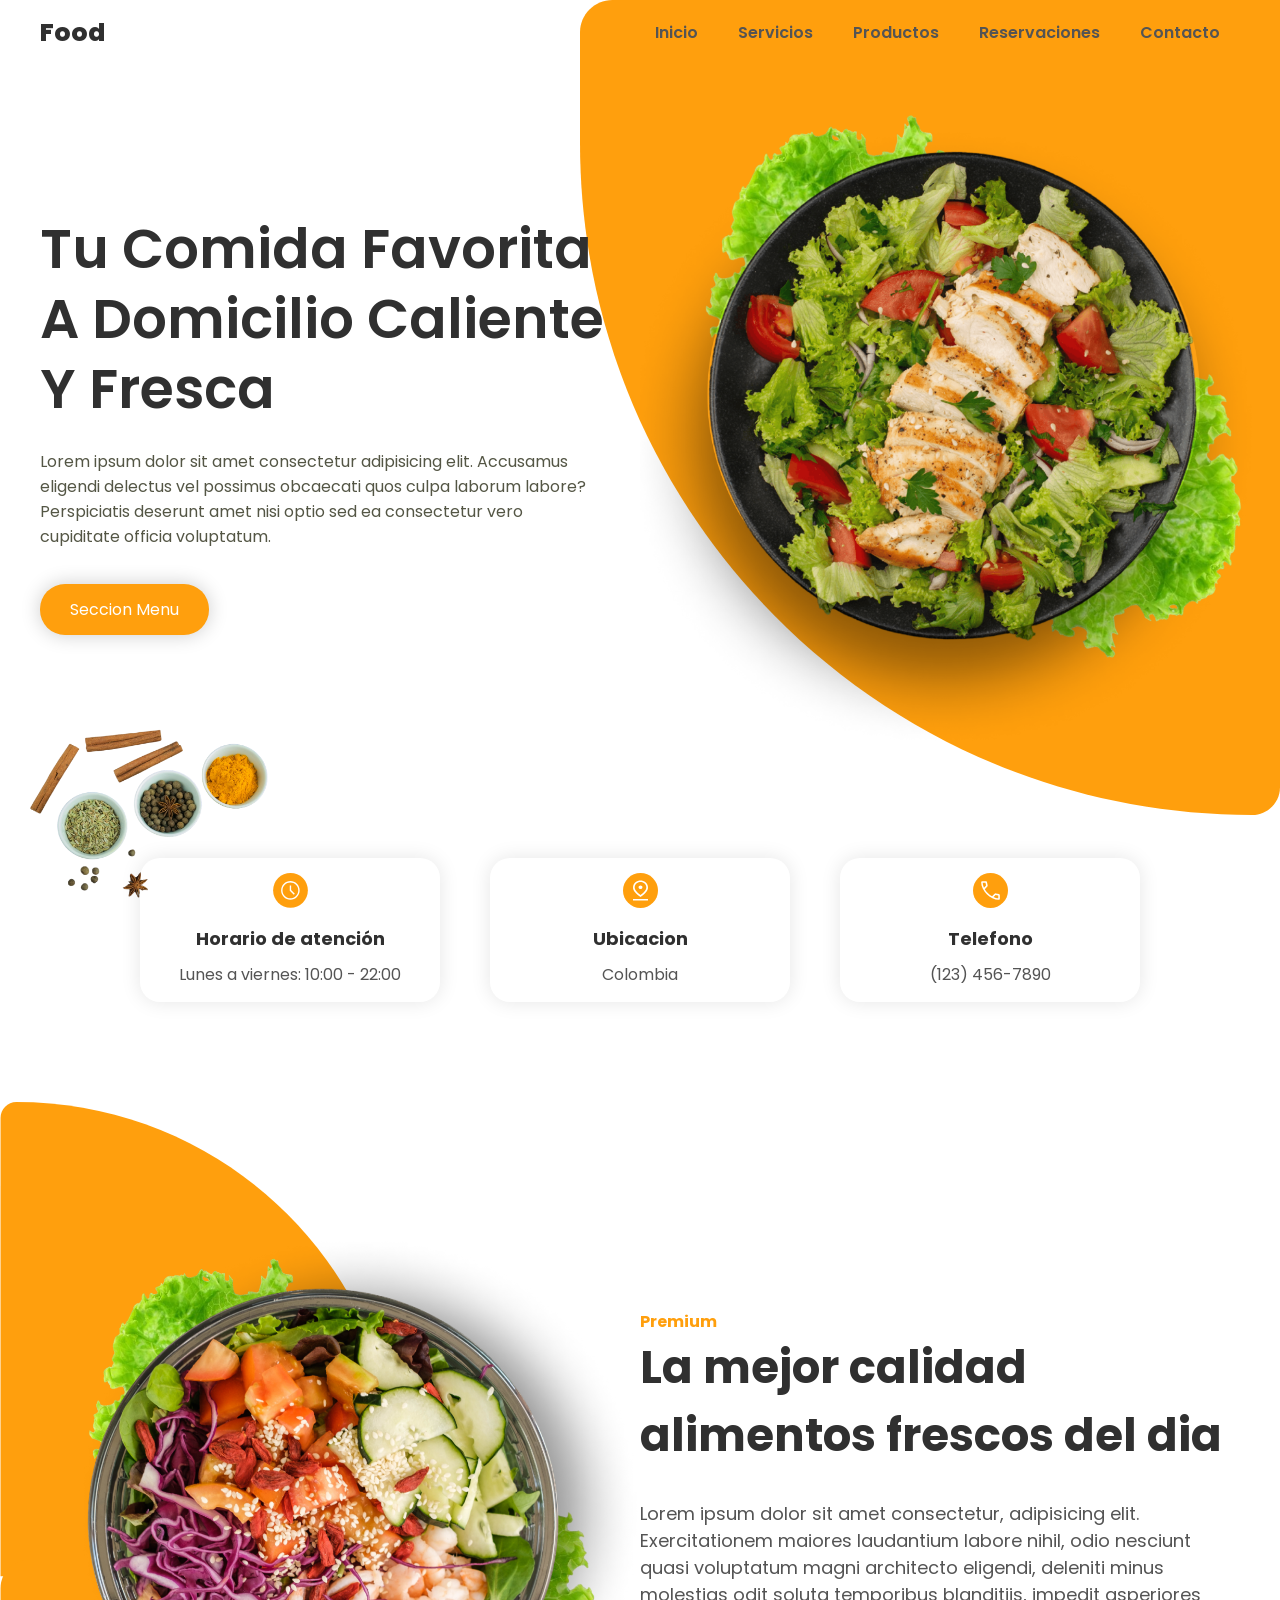
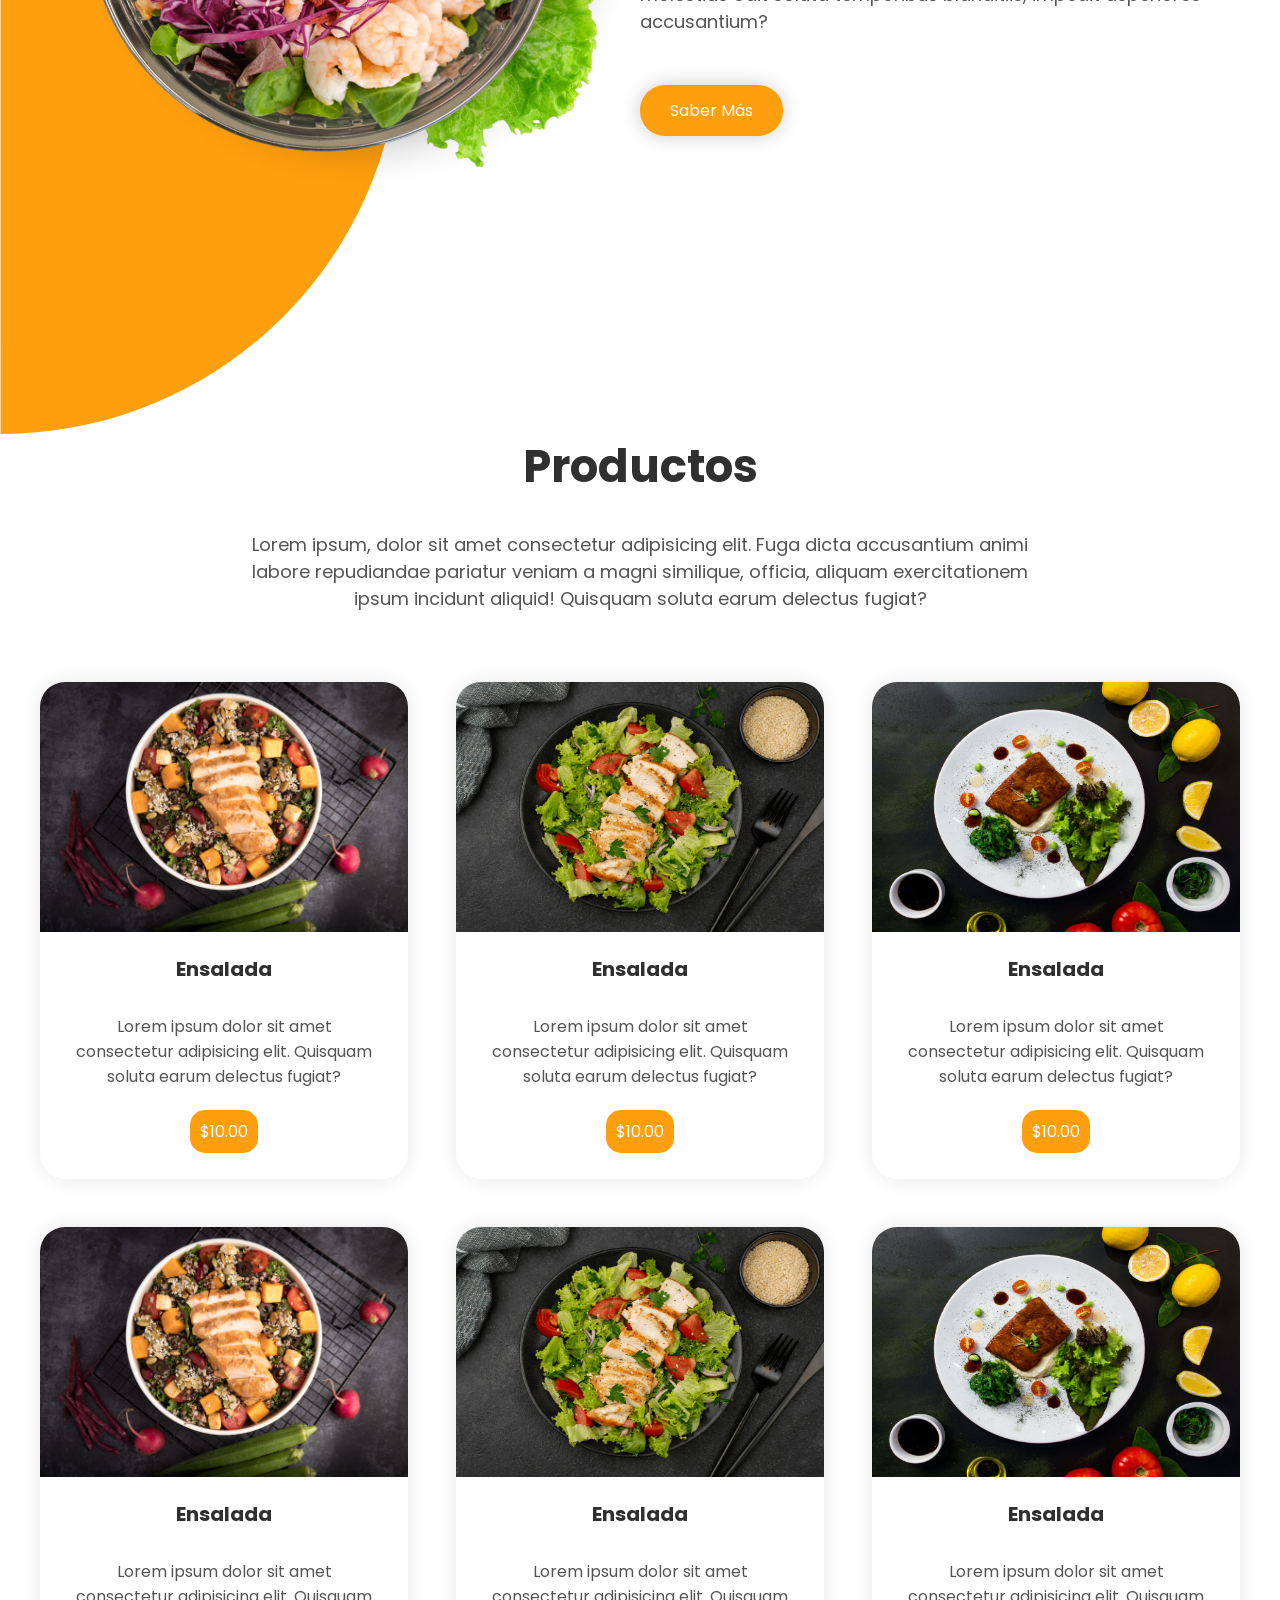
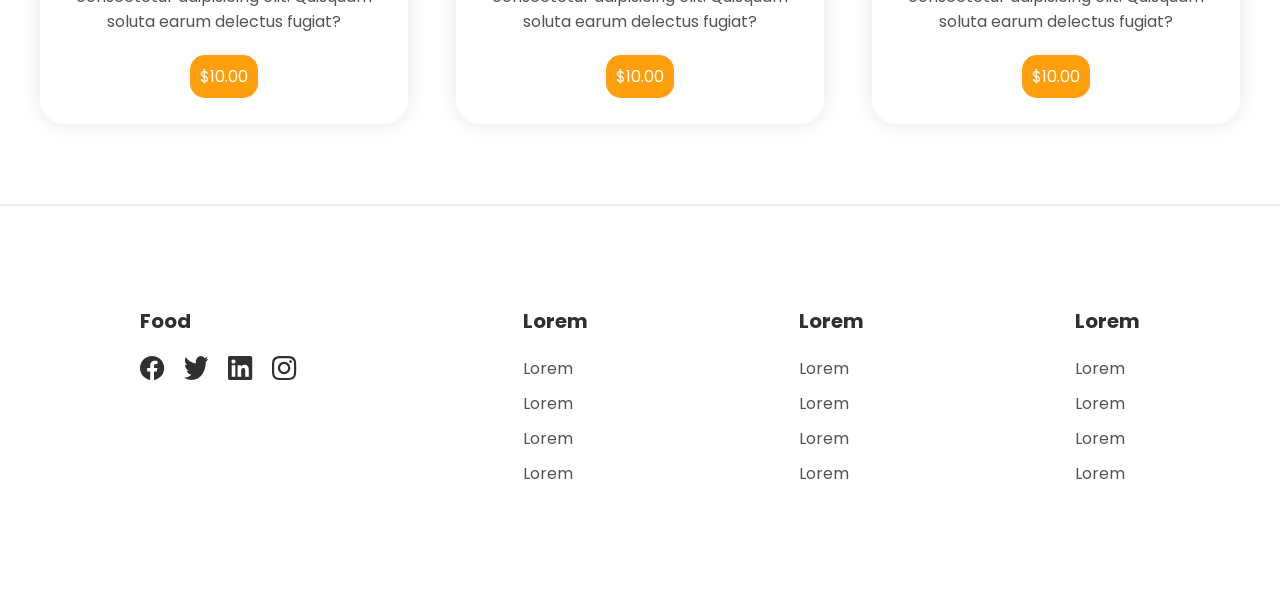
<file: pagina-web/index.html>
<!doctype html>
<html lang="es">
    <head>
        <meta charset="UTF-8">
        <meta name="viewport" content="width=device-width, initial-scale=1.0">
        <title>Mariana Piedrahita</title>
		<link rel="icon" type="image/svg" href="images/gps.svg">
        <link rel="stylesheet" href="style.css">
    </head>

    <body>
        <header class="header">

            <img class="bg" src="images/bg.svg" alt="">
            <img class="esp" src="images/especies.png" alt="">

            <div class="menu container">
                <a href="#" class="logo">Food</a>
                <input type="checkbox" id="menu">
                <label for="menu"><img src="images/menu.png" class="menu-icono" alt=""></label>
                <nav class="navbar">
                    <ul>
                        <li><a href="#">Inicio</a></li>
                        <li><a href="#">Servicios</a></li>
                        <li><a href="#">Productos</a></li>
                        <li><a href="#">Reservaciones</a></li>
                        <li><a href="#">Contacto</a></li>
                    </ul>
                </nav>
            </div>

            <div class="header-content container">
                <div class="header-info">
                    <div class="header-text">
                        <h1>Tu comida favorita a domicilio caliente y fresca</h1>
                        <p>
                            Lorem ipsum dolor sit amet consectetur adipisicing elit. Accusamus
                            eligendi delectus vel possimus obcaecati quos culpa laborum
                            labore? Perspiciatis deserunt amet nisi optio sed ea consectetur
                            vero cupiditate officia voluptatum.
                        </p>
                        <a href="#" class="btn-1">Seccion menu</a>
                    </div>
                    <div class="header-img">
                        <img src="images/ensalada-1.png" alt="">
                    </div>
                </div>
            </div>
        </header>
        <section class="info container">
            <div class="info-1">
                <img src="images/time.svg" alt="">
                <h3>Horario de atención</h3>
                <p>Lunes a viernes: 10:00 - 22:00</p>
            </div>

            <div class="info-1">
                <img src="images/gps.svg" alt="">
                <h3>Ubicacion</h3>
                <p>Colombia</p>
            </div>

            <div class="info-1">
                <img src="images/phone.svg" alt="">
                <h3>Telefono</h3>
                <p>(123) 456-7890</p>
            </div>

        </section>

        <section class="nosotros">

            <img class="bg-2" src="images/bg-2.svg" alt="">

            <div class="nosotros-info container">

                <div class="nosotros-img">
                    <img src="images/ensalada-2.png" alt="">
                </div>
                <div class="nosotros-txt">
                    <span>Premium</span>
                    <h2>La mejor calidad alimentos frescos del dia</h2>
                    <p>
                        Lorem ipsum dolor sit amet consectetur, adipisicing elit.
                        Exercitationem maiores laudantium labore nihil, odio nesciunt quasi
                        voluptatum magni architecto eligendi, deleniti minus molestias odit
                        soluta temporibus blanditiis, impedit asperiores accusantium?
                    </p>
                    <a href="#" class="btn-1">Saber Más</a>
                </div>
            </div>

        </section>

        <main class="products container">

            <h2>Productos</h2>
            <p>
                Lorem ipsum, dolor sit amet consectetur adipisicing elit. Fuga dicta
                accusantium animi labore repudiandae pariatur veniam a magni similique,
                officia, aliquam exercitationem ipsum incidunt aliquid! Quisquam soluta
                earum delectus fugiat?
            </p>

            <div class="product-info">

                <div class="product">

                    <img src="images/pr1.jpg" alt="">
                    <h3>Ensalada</h3>
                    <p>
                        Lorem ipsum dolor sit amet consectetur adipisicing elit. Quisquam
                        soluta earum delectus fugiat?
                    </p>
                    <span>$10.00</span>

                </div>

                <div class="product">
                    <img src="images/pr2.jpg" alt="">
                    <h3>Ensalada</h3>
                    <p>
                        Lorem ipsum dolor sit amet consectetur adipisicing elit. Quisquam
                        soluta earum delectus fugiat?
                    </p>
                    <span>$10.00</span>

                </div>

                <div class="product">
                    <img src="images/pr3.jpg" alt="">
                    <h3>Ensalada</h3>
                    <p>
                        Lorem ipsum dolor sit amet consectetur adipisicing elit. Quisquam
                        soluta earum delectus fugiat?
                    </p>
                    <span>$10.00</span>

                </div>

                <div class="product">
                    <img src="images/pr1.jpg" alt="">
                    <h3>Ensalada</h3>
                    <p>
                        Lorem ipsum dolor sit amet consectetur adipisicing elit. Quisquam
                        soluta earum delectus fugiat?
                    </p>
                    <span>$10.00</span>

                </div>

                <div class="product">
                    <img src="images/pr2.jpg" alt="">
                    <h3>Ensalada</h3>
                    <p>
                        Lorem ipsum dolor sit amet consectetur adipisicing elit. Quisquam
                        soluta earum delectus fugiat?
                    </p>
                    <span>$10.00</span>

                </div>

                <div class="product">
                    <img src="images/pr3.jpg" alt="">
                    <h3>Ensalada</h3>
                    <p>
                        Lorem ipsum dolor sit amet consectetur adipisicing elit. Quisquam
                        soluta earum delectus fugiat?
                    </p>
                    <span>$10.00</span>

                </div>

            </div>
        </main>

        <hr>

        <footer class="footer container">

            <div class="footer-links">

                <div class="link">

                    <h3>Food</h3>
                    <div class="socials">
                            <img src="images/s1.svg" alt="">
                            <img src="images/s2.svg" alt="">
                            <img src="images/s3.svg" alt="">
                            <img src="images/s4.svg" alt="">

                    </div>
                    
                </div>

                <div class="link">
                    <h3>Lorem</h3>
                    <ul>
                        <li><a href="#">Lorem</a></li>
                        <li><a href="#">Lorem</a></li>
                        <li><a href="#">Lorem</a></li>
                        <li><a href="#">Lorem</a></li>
					</ul>	
                </div>

                <div class="link">
                    <h3>Lorem</h3>
                    <ul>
                        <li><a href="#">Lorem</a></li>
                        <li><a href="#">Lorem</a></li>
                        <li><a href="#">Lorem</a></li>
                        <li><a href="#">Lorem</a></li>
					</ul>	
                </div>

                <div class="link">
                    <h3>Lorem</h3>
                    <ul>
                        <li><a href="#">Lorem</a></li>
                        <li><a href="#">Lorem</a></li>
                        <li><a href="#">Lorem</a></li>
                        <li><a href="#">Lorem</a></li>
					</ul>	
                </div>

            </div> 
        </footer>       
  </body>
</html>
</file>
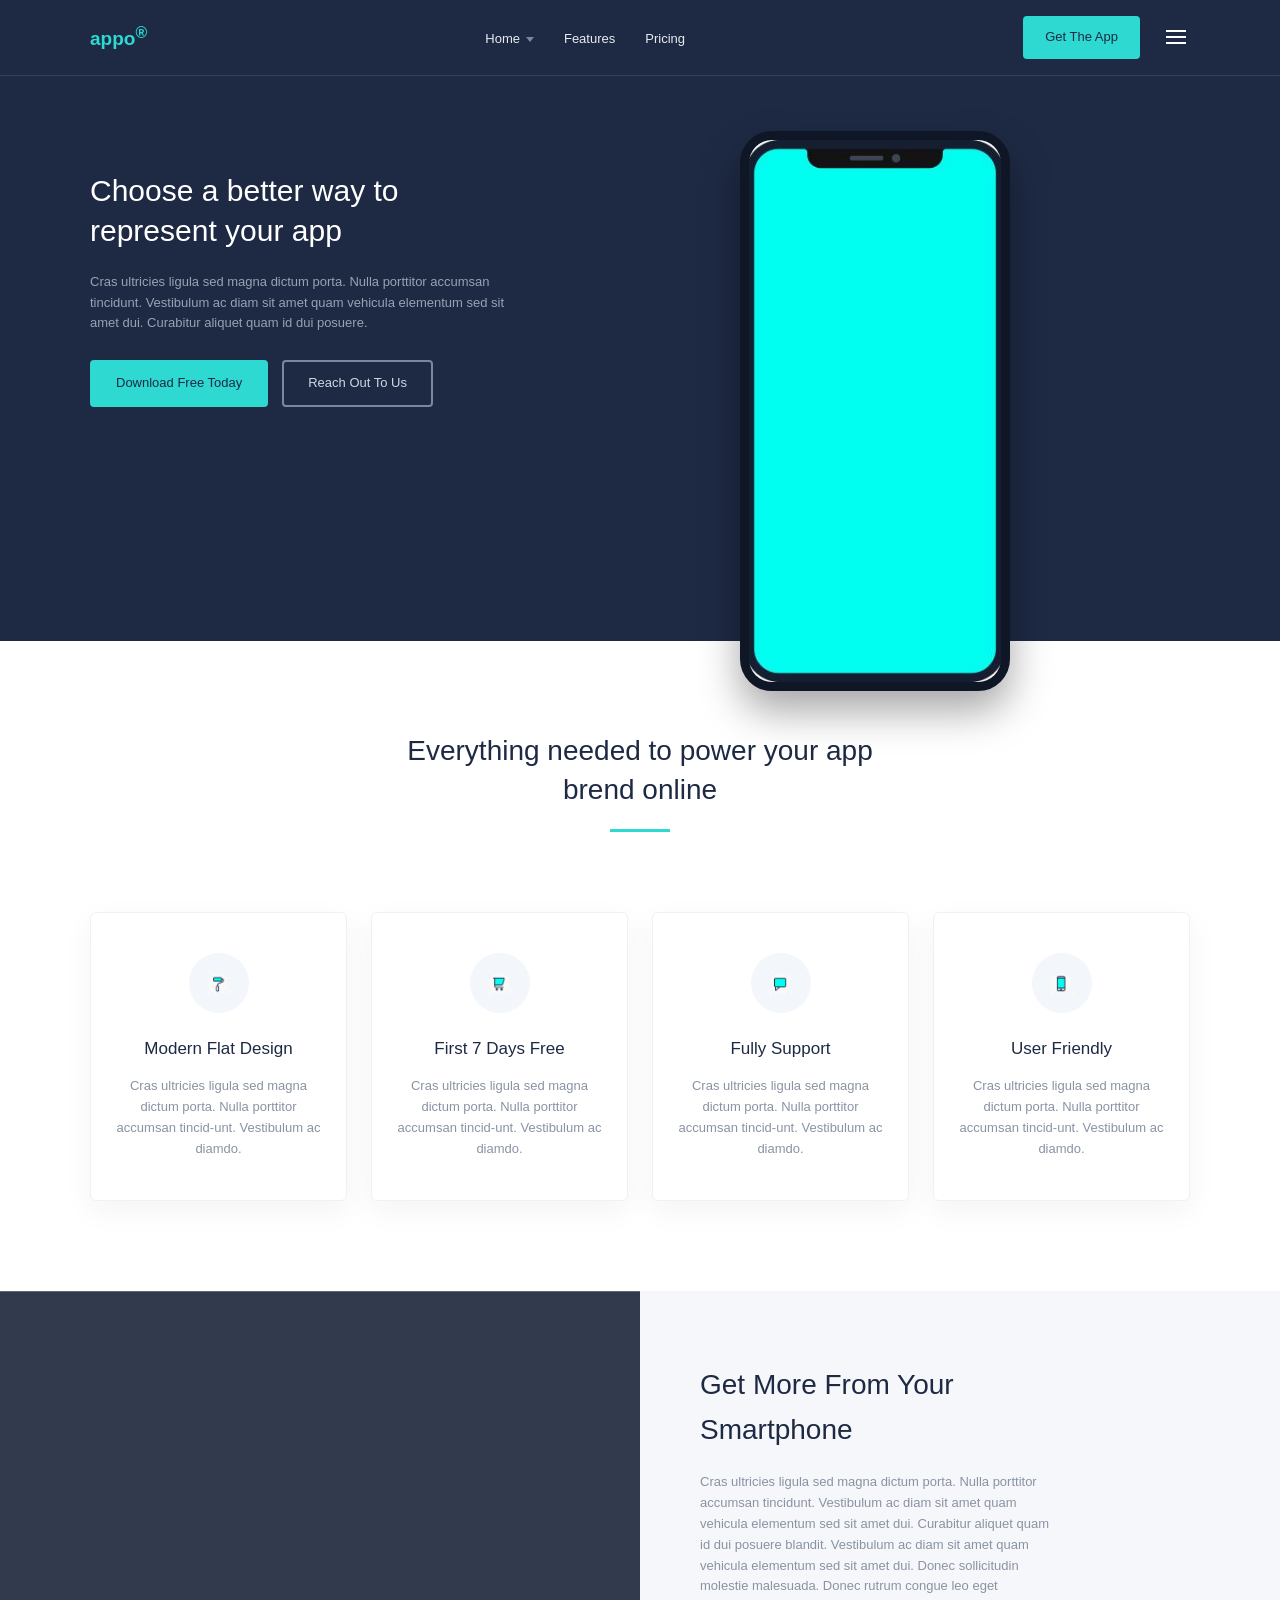
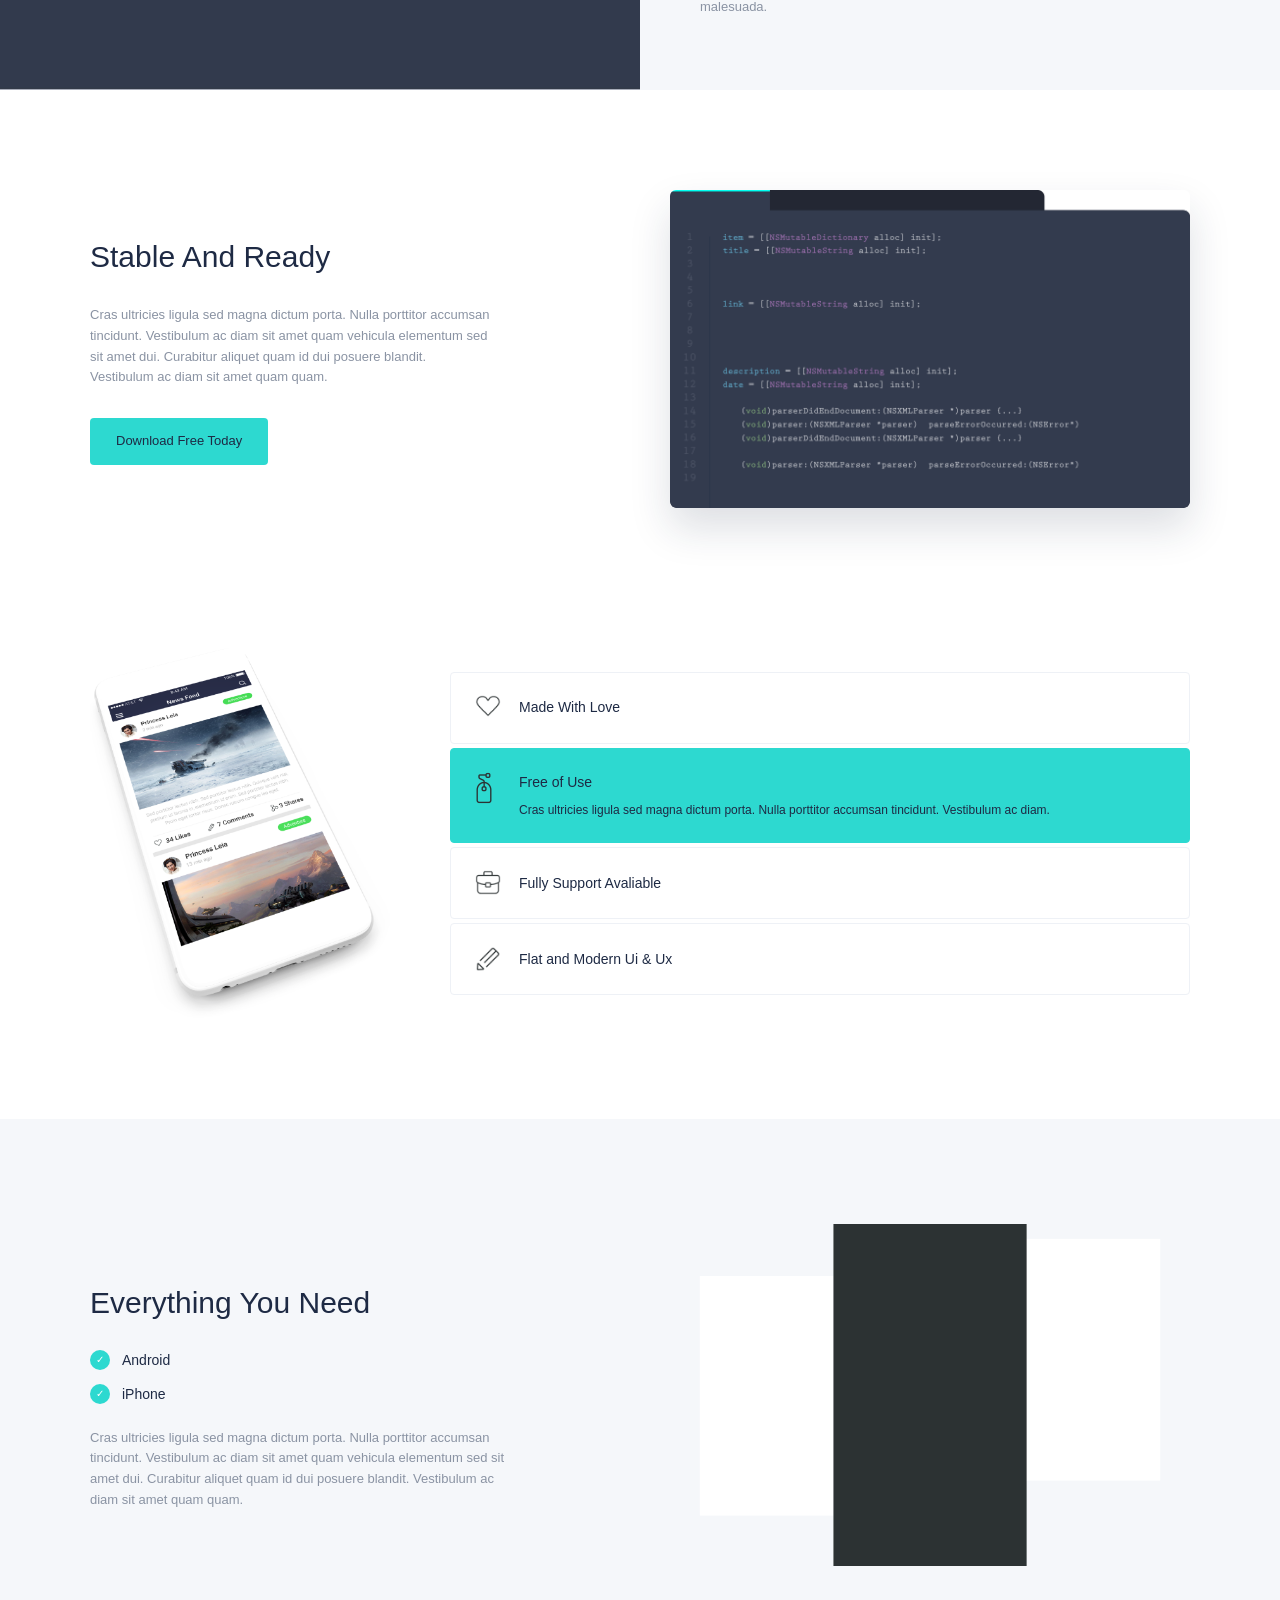
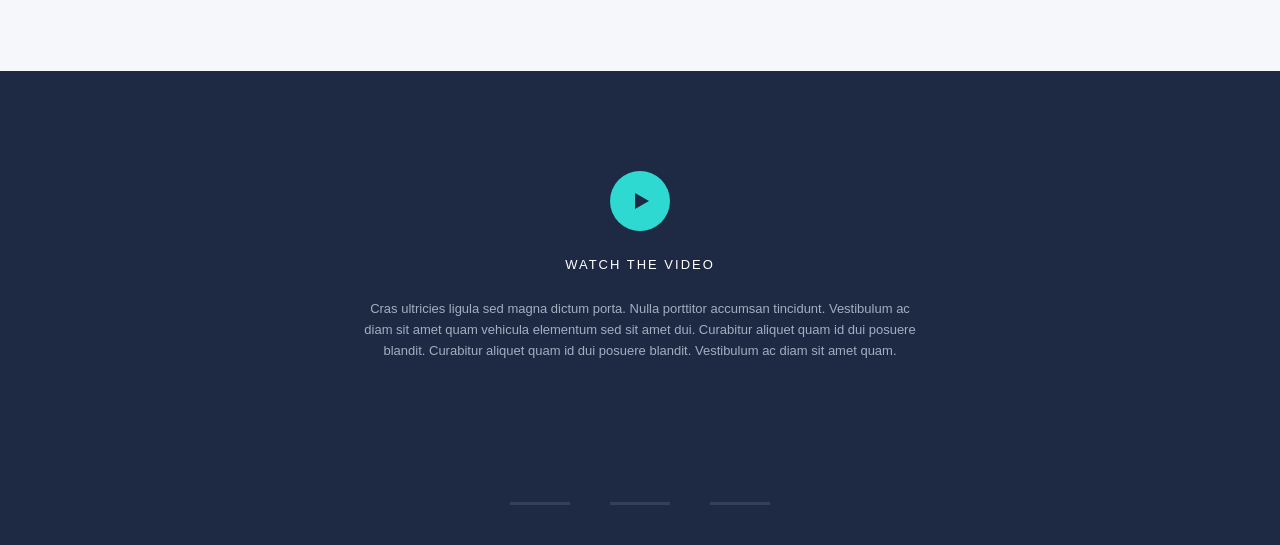
<file: parte-2/index.html>
<!DOCTYPE html>
<html lang="en">
<head>
<meta charset="UTF-8">
<meta name="viewport" content="width=device-width, initial-scale=1.0">
<title>Appo - Choose a better way to represent your app</title>
<link rel="stylesheet" href="style.css">
</head>
<body>

  <!-- HEADER -->
  <header class="header">
    <div class="container header__inner">
      <div class="logo">appo<sup>&reg;</sup></div>
      <nav class="nav">
        <ul class="nav__list">
          <li class="has-caret"><a href="#">Home <span class="caret"></span></a></li>
          <li><a href="#">Features</a></li>
          <li><a href="#">Pricing</a></li>
        </ul>
      </nav>
      <div class="header__actions">
        <a href="#" class="btn btn--primary">Get The App</a>
        <button class="menu-toggle" aria-label="Open menu">
          <span></span><span></span><span></span>
        </button>
      </div>
    </div>
  </header>

  <!-- HERO -->
  <section class="hero">
    <div class="container hero__inner">
      <div class="hero__text">
        <h1>Choose a better way to represent your app</h1>
        <p>Cras ultricies ligula sed magna dictum porta. Nulla porttitor accumsan tincidunt. Vestibulum ac diam sit amet quam vehicula elementum sed sit amet dui. Curabitur aliquet quam id dui posuere.</p>
        <div class="hero__buttons">
          <a href="#" class="btn btn--primary">Download Free Today</a>
          <a href="#" class="btn btn--outline">Reach Out To Us</a>
        </div>
      </div>
      <div class="hero__image">
        <div class="phone-mockup">
          <img src="imagenes/hero-phone-screen.jpg" alt="App screen preview">
        </div>
      </div>
    </div>
  </section>

  <!-- FEATURES INTRO -->
  <section class="features-intro">
    <div class="container">
      <h2>Everything needed to power your app brend online</h2>
      <span class="divider"></span>
    </div>
  </section>

  <!-- FEATURES GRID -->
  <section class="features">
    <div class="container features__grid">
      <div class="feature-card">
        <div class="feature-card__icon">
          <img src="imagenes/icon-design.png" alt="Modern Flat Design icon">
        </div>
        <h3>Modern Flat Design</h3>
        <p>Cras ultricies ligula sed magna dictum porta. Nulla porttitor accumsan tincid-unt. Vestibulum ac diamdo.</p>
      </div>
      <div class="feature-card">
        <div class="feature-card__icon">
          <img src="imagenes/icon-free.png" alt="First 7 Days Free icon">
        </div>
        <h3>First 7 Days Free</h3>
        <p>Cras ultricies ligula sed magna dictum porta. Nulla porttitor accumsan tincid-unt. Vestibulum ac diamdo.</p>
      </div>
      <div class="feature-card">
        <div class="feature-card__icon">
          <img src="imagenes/icon-support.png" alt="Fully Support icon">
        </div>
        <h3>Fully Support</h3>
        <p>Cras ultricies ligula sed magna dictum porta. Nulla porttitor accumsan tincid-unt. Vestibulum ac diamdo.</p>
      </div>
      <div class="feature-card">
        <div class="feature-card__icon">
          <img src="imagenes/icon-friendly.png" alt="User Friendly icon">
        </div>
        <h3>User Friendly</h3>
        <p>Cras ultricies ligula sed magna dictum porta. Nulla porttitor accumsan tincid-unt. Vestibulum ac diamdo.</p>
      </div>
    </div>
  </section>

  <!-- GET MORE FROM YOUR SMARTPHONE -->
  <section class="smartphone-section">
    <div class="smartphone-section__image">
      <img src="imagenes/smartphone-side.jpg" alt="Smartphone view">
    </div>
    <div class="smartphone-section__text">
      <div class="smartphone-section__inner">
        <h2>Get More From Your Smartphone</h2>
        <p>Cras ultricies ligula sed magna dictum porta. Nulla porttitor accumsan tincidunt. Vestibulum ac diam sit amet quam vehicula elementum sed sit amet dui. Curabitur aliquet quam id dui posuere blandit. Vestibulum ac diam sit amet quam vehicula elementum sed sit amet dui. Donec sollicitudin molestie malesuada. Donec rutrum congue leo eget malesuada.</p>
      </div>
    </div>
  </section>

  <!-- STABLE AND READY -->
  <section class="stable-section">
    <div class="container stable-section__inner">
      <div class="stable-section__text">
        <h2>Stable And Ready</h2>
        <p>Cras ultricies ligula sed magna dictum porta. Nulla porttitor accumsan tincidunt. Vestibulum ac diam sit amet quam vehicula elementum sed sit amet dui. Curabitur aliquet quam id dui posuere blandit. Vestibulum ac diam sit amet quam quam.</p>
        <a href="#" class="btn btn--primary">Download Free Today</a>
      </div>
      <div class="stable-section__code">
        <img src="imagenes/code-window.png" alt="Code editor preview">
      </div>
    </div>
  </section>

  <!-- APP PREVIEW + FEATURE LIST -->
  <section class="app-preview">
    <div class="container app-preview__inner">
      <div class="app-preview__phone">
        <img src="imagenes/app-feed-phone.png" alt="App news feed preview">
      </div>
      <div class="app-preview__list">
        <div class="list-item">
          <span class="list-item__icon">
            <img src="imagenes/icon-heart.png" alt="">
          </span>
          <span class="list-item__label">Made With Love</span>
        </div>
        <div class="list-item list-item--active">
          <span class="list-item__icon">
            <img src="imagenes/icon-tag.png" alt="">
          </span>
          <div class="list-item__content">
            <span class="list-item__label">Free of Use</span>
            <p>Cras ultricies ligula sed magna dictum porta. Nulla porttitor accumsan tincidunt. Vestibulum ac diam.</p>
          </div>
        </div>
        <div class="list-item">
          <span class="list-item__icon">
            <img src="imagenes/icon-briefcase.png" alt="">
          </span>
          <span class="list-item__label">Fully Support Avaliable</span>
        </div>
        <div class="list-item">
          <span class="list-item__icon">
            <img src="imagenes/icon-pencil.png" alt="">
          </span>
          <span class="list-item__label">Flat and Modern Ui &amp; Ux</span>
        </div>
      </div>
    </div>
  </section>

  <!-- EVERYTHING YOU NEED -->
  <section class="everything-section">
    <div class="container everything-section__inner">
      <div class="everything-section__text">
        <h2>Everything You Need</h2>
        <ul class="check-list">
          <li><span class="check-icon">&#10003;</span> Android</li>
          <li><span class="check-icon">&#10003;</span> iPhone</li>
        </ul>
        <p>Cras ultricies ligula sed magna dictum porta. Nulla porttitor accumsan tincidunt. Vestibulum ac diam sit amet quam vehicula elementum sed sit amet dui. Curabitur aliquet quam id dui posuere blandit. Vestibulum ac diam sit amet quam quam.</p>
      </div>
      <div class="everything-section__image">
        <img src="imagenes/devices-stack.png" alt="Devices preview">
      </div>
    </div>
  </section>

  <!-- VIDEO / CTA SECTION -->
  <section class="video-section">
    <div class="container video-section__inner">
      <button class="play-btn" aria-label="Watch the video">
        <span class="play-btn__triangle"></span>
      </button>
      <span class="video-section__label">WATCH THE VIDEO</span>
      <p>Cras ultricies ligula sed magna dictum porta. Nulla porttitor accumsan tincidunt. Vestibulum ac diam sit amet quam vehicula elementum sed sit amet dui. Curabitur aliquet quam id dui posuere blandit. Curabitur aliquet quam id dui posuere blandit. Vestibulum ac diam sit amet quam.</p>
    </div>
  </section>

  <!-- FOOTER -->
  <footer class="footer">
    <div class="container footer__inner">
      <span class="footer__line"></span>
      <span class="footer__line"></span>
      <span class="footer__line"></span>
    </div>
  </footer>

</body>
</html>
</file>
<file: pagina-web/style.css>
@import url('https://fonts.googleapis.com/css2?family=Poppins:wght@400;500;600;700;800&display=swap');

*{
    margin: 0;
    padding: 0;
    box-sizing: border-box;
    text-decoration: none;
    list-style: none;

}

body {
    font-family: 'Poppins', sans-serif;
}

.container {
    max-width: 1200px;
    margin: 0 auto;
}

.header {
    display: flex;
    position: relative;
}

.menu {
    position: absolute;
    top: 0;
    left: 0;
    right: 0;
    display: flex;
    align-items: center;
    justify-content: space-between;
    z-index: 1000;
}

.logo {
    color: #303030;
    font-size: 25px;
    font-weight: 800;
}

.menu .navbar ul li {
    position: relative;
    float: left;
}

.menu .navbar ul li {
    font-size: 18px;
    padding: 20px;
    color: #303030;
    display: block;
    font-weight: 600;
}

#menu {
    display: none;
}

.menu-icono {
    width: 25px;
}

.menu label {
    cursor: pointer;
    display: none;
}

.bg {
    position: absolute;
    width: 700px;
    z-index: -1;
    right: 0;
}

.esp {
    position: absolute;
    top: 700px;
    bottom: 0;
	left: 0;
    width: 350px;
}

.header-info {
    display: flex;
    align-items: center;
    margin-top: 100px;
}

.header-text {
    width: 50%;
    padding-right: 35px;
}

.header-text h1 {
    font-size: 55px;
    line-height: 70px;
    font-weight: 600;
    color: #303030;
    margin-bottom: 25px;
    text-transform: capitalize;
}

.header-text p {
    font-size: 16px;
    color: #545645;
    margin-bottom: 35px;
}

.btn-1 {
    display: inline-block;
    background-color: #FF9F0D;
    padding: 13px 30px;
    border-radius: 25px;
    color: #ffffff;
    text-transform: capitalize;
    box-shadow: 0 0 20px rgba(0, 0, 0, 0.2);
}

.btn-1:hover {
    background-color: #EE9003;
}

.header-img {
    width: 50%;
}

.header-img img {
    width: 650px;
}

.info {
    padding: 100px;
    display: flex;
    justify-content: space-between;   
}

.info-1 {
    width: 300px;
    padding: 15px 25px;
    text-align: center;
    box-shadow: 0 0 20px rgba(0, 0, 0, 0.1);
    border-radius: 20px;
}

.info-1 img {
    width: 35px;
}

.info-1 h3 {
    font-size: 18px;
    color: #303030;
    margin: 10px;
}

.info-1 p {
    font-size: 16px;
    color: #545454;
}

.nosotros {
    position: relative;  
}

.bg-2 {
    position: absolute;
    top: 0;
    left: 0;
    width: 400px;
    z-index: -1;
}

.nosotros-info {
    padding: 100px 0;
    display: flex;
    align-items:center;
}

.nosotros-img {
    width: 50%;
}

.nosotros-img img {
    width: 650px;
}

.nosotros-txt {
    width: 50%;
}

.nosotros-txt span{ 
    font-size: 16px;
    color: #FF9F0D;
    font-weight: 700;
    margin-bottom: 25px;
}

.nosotros-txt h2 {
    font-size: 45px;
    color: #303030;
    margin-bottom: 30px;
}

.nosotros-txt p {
    font-size: 18px;
    color: #545454;
    margin-bottom: 50px;
}

.products {
    padding: 80px 0;
    text-align: center;
}

.products h2 {
    font-size: 45px;
    color: #303030;
    margin-bottom: 30px;
}

.products p {
    font-size: 18px;
    color: #545454;
    margin-bottom: 70px;
    padding: 0 200px;
}

.product-info {
    display: grid;
    grid-template-columns: repeat(3, 1fr);
    grid-auto-rows: auto;
    grid-gap: 3rem;
}

.product {
    padding-bottom: 35px;
    text-align: center;
    box-shadow: 0 0 20px rgba(0, 0, 0, 0.1);
    border-radius: 25px;
}

.product img {
    width: 100%;
    height: 250px;
    border-radius: 25px 25px 0 0;
}

.product h3 {
    font-size: 20px;
    color: #303030;
    margin-top: 15px;
}

.product p {
    font-size: 16px;
    padding: 30px;
    color: #545454;
    margin: 0;
}

.product span {
    background-color: #FF9F0D;
    padding: 10px;
    color: #ffffff;
    border-radius: 15px;
}

hr {
    border: 1px solid #EEE;
}

.footer {
    padding: 100px;
}

.footer-links {
    display: flex;
    justify-content: space-between;
}

.link h3 {
    font-size: 20px;
    color: #303030;
    margin-bottom: 20px;
}

.socials img {
    margin-right: 15px;
}

a {
    font-size: 16px;
    display: block;
    margin-bottom: 10px;
    color: #545454;
    
}

@media(max-width: 991px) {

    .menu {
        padding: 30px;
    }
    .menu label {
        display: initial;
    }
    .menu .navbar {
        position: absolute;
        top: 100%;
        left: 0;
        right: 0;
        background-color: #30303030;
        display: none;
    }

    .menu .navbar ul li {
        width: 100%;
    }

    .menu .navbar ul li a {
        color: #ffffff;
    }

    .menu .navbar ul li:hover {
        background-color: #bebebe;
    }

    #menu:checked ~ .navbar {
        display: initial;
    }

    .bg {
        width: 500px;
    }

    .header-info {
        flex-direction: column;
        padding: 30px;
    }

    .header-text {
        width: 100%;
        text-align: center;
        padding: 0;
    }

    .header-img {
        width: 100%;
        text-align: center;
        padding-top: 35px;
    }

    .header-img img {
        width: 300px;
    }

    .info {
        padding: 0;
        flex-direction: column;
        align-items: center;  
    }

    .info-1 {
        margin-bottom: 30px;
    }

    .nosotros {
        padding: 30px;
    }

    .bg-2 {
        top: 80px;
        width: 200px;
    }

    .nosotros-info {
        padding: 0;
        flex-direction: column;
        align-items: center;
        text-align: center;
    }

    .nosotros-img {
        width: 100%;
    }

    .nosotros-img img {
        width: 300px;
    }

    .nosotros-txt {
        width: 100%;
    }

    .nosotros-txt h2 {
        font-size: 40px;
        line-height: 50px;
        margin-bottom: 10px;
    }

    .nosotros-txt p {
        margin-bottom: 20px;
    }

    .products {
        padding: 30px;
        text-align: center;
    }

    .products h2 {
        font-size: 40px;
    }

    .products p {
        padding: 0;
        margin-bottom: 40px;
    }

    .product-info {
        grid-template-columns: repeat(1, 1fr);
    }

    .product p {
        padding: 30px;
    }

    .footer {
        padding: 30px;
    }

    .footer-links {
        flex-direction: column;
        align-items: center;
        text-align: center;
    }

    .socials {
        margin-bottom: 25px;
    }



}
</file>
<file: parte-2/style.css>
/* =========================
   RESET & BASE
========================= */
* {
  margin: 0;
  padding: 0;
  box-sizing: border-box;
}

body {
  font-family: 'Poppins', 'Segoe UI', Arial, sans-serif;
  color: #4a5568;
  line-height: 1.6;
  background-color: #ffffff;
}

img {
  max-width: 100%;
  display: block;
}

a {
  text-decoration: none;
  color: inherit;
}

ul {
  list-style: none;
}

h1, h2, h3 {
  color: #ffffff;
  font-weight: 500;
}

.container {
  width: 100%;
  max-width: 1140px;
  margin: 0 auto;
  padding: 0 20px;
}

.btn {
  display: inline-block;
  padding: 11px 24px;
  border-radius: 4px;
  font-size: 13px;
  font-weight: 500;
  transition: all 0.25s ease;
  cursor: pointer;
  border: 2px solid transparent;
}

.btn--primary {
  background-color: #2dd9d0;
  color: #1e2a44;
}

.btn--primary:hover {
  background-color: #22bdb5;
}

.btn--outline {
  background-color: transparent;
  border: 2px solid #7c879c;
  color: #cfd6e3;
}

.btn--outline:hover {
  border-color: #ffffff;
  color: #ffffff;
}

/* =========================
   HEADER
========================= */
.header {
  background-color: #1e2a44;
  padding: 16px 0;
  /* Linea separadora sutil debajo de todo el navbar, tal como en el PSD original
     (Header > Navbar > Separator: full width, ~4px de alto en canvas de 1920px) */
  border-bottom: 1px solid rgba(255, 255, 255, 0.1);
  position: relative;
}

.header__inner {
  display: flex;
  align-items: center;
  justify-content: space-between;
}

.logo {
  font-size: 19px;
  font-weight: 600;
  color: #2dd9d0;
}

.nav__list {
  display: flex;
  gap: 30px;
}

.nav__list a {
  display: inline-flex;
  align-items: center;
  gap: 6px;
  color: #e7eaf0;
  font-size: 13px;
  font-weight: 400;
}

.nav__list a:hover {
  color: #2dd9d0;
}

.caret {
  width: 0;
  height: 0;
  border-left: 4px solid transparent;
  border-right: 4px solid transparent;
  border-top: 5px solid #7c879c;
  margin-top: 2px;
}

.header__actions {
  display: flex;
  align-items: center;
  gap: 22px;
}

.header__actions .btn {
  padding: 9px 20px;
  font-size: 13px;
}

.menu-toggle {
  display: flex;
  flex-direction: column;
  gap: 4px;
  background: none;
  border: none;
  cursor: pointer;
  padding: 4px;
}

.menu-toggle span {
  width: 20px;
  height: 2px;
  background-color: #ffffff;
}

/* =========================
   HERO
========================= */
.hero {
  background-color: #1e2a44;
  padding: 55px 0 90px;
  position: relative;
  overflow: visible; /* permite que el telefono se salga hacia la seccion blanca */
}

.hero__inner {
  display: flex;
  align-items: flex-start;
  gap: 40px;
  position: relative;
}

.hero__text {
  flex: 1;
  max-width: 430px;
  padding-top: 40px;
}

.hero__text h1 {
  font-size: 30px;
  font-weight: 500;
  line-height: 1.35;
  margin-bottom: 20px;
}

.hero__text p {
  color: #98a2b3;
  font-size: 13px;
  margin-bottom: 26px;
}

.hero__buttons {
  display: flex;
  gap: 14px;
}

.hero__image {
  flex: 1;
  display: flex;
  justify-content: center;
  /* El telefono es mas grande que la seccion navy y se proyecta
     hacia la zona blanca de abajo, igual que en el diseno original */
  position: relative;
  z-index: 2;
  margin-bottom: -140px;
}

.phone-mockup {
  width: 270px;
  height: 560px;
  border: 9px solid #0f1626;
  border-radius: 32px;
  overflow: hidden;
  background-color: #0f1626;
  box-shadow: 0 20px 40px rgba(0,0,0,0.35);
}

.phone-mockup img {
  width: 100%;
  height: 100%;
  object-fit: cover;
}

/* =========================
   FEATURES INTRO
========================= */
.features-intro {
  text-align: center;
  padding: 90px 0 40px;
  position: relative;
  z-index: 1;
  background-color: #ffffff;
}

.play-icon {
  width: 60px;
  height: 60px;
  margin: 0 auto 30px;
  border-radius: 50%;
  overflow: hidden;
}

.features-intro h2 {
  color: #1e2a44;
  font-size: 28px;
  max-width: 500px;
  margin: 0 auto 20px;
  line-height: 1.4;
}

.divider {
  display: block;
  width: 60px;
  height: 3px;
  background-color: #2dd9d0;
  margin: 0 auto;
}

/* =========================
   FEATURES GRID
========================= */
.features {
  padding: 40px 0 90px;
}

.features__grid {
  display: grid;
  grid-template-columns: repeat(4, 1fr);
  gap: 24px;
}

.feature-card {
  background-color: #ffffff;
  border: 1px solid #eef1f6;
  border-radius: 6px;
  padding: 40px 24px;
  text-align: center;
  box-shadow: 0 10px 30px rgba(30, 42, 68, 0.05);
}

.feature-card__icon {
  width: 60px;
  height: 60px;
  margin: 0 auto 22px;
  border-radius: 50%;
  background-color: #f3f6fb;
  display: flex;
  align-items: center;
  justify-content: center;
  overflow: hidden;
}

.feature-card__icon img {
  width: 26px;
  height: 26px;
}

.feature-card h3 {
  color: #1e2a44;
  font-size: 17px;
  margin-bottom: 14px;
}

.feature-card p {
  font-size: 13px;
  color: #8a93a3;
}

/* =========================
   SMARTPHONE SPLIT SECTION
========================= */
.smartphone-section {
  display: flex;
  min-height: 320px;
}

.smartphone-section__image {
  flex: 1;
  background-color: #1e2a44;
}

.smartphone-section__image img {
  width: 100%;
  height: 100%;
  object-fit: cover;
}

.smartphone-section__text {
  flex: 1;
  background-color: #f5f7fa;
  display: flex;
  align-items: center;
}

.smartphone-section__inner {
  padding: 60px;
  max-width: 480px;
}

.smartphone-section__text h2 {
  color: #1e2a44;
  font-size: 28px;
  margin-bottom: 20px;
}

.smartphone-section__text p {
  font-size: 13px;
  color: #8a93a3;
}

/* =========================
   STABLE AND READY
========================= */
.stable-section {
  padding: 100px 0;
}

.stable-section__inner {
  display: flex;
  align-items: center;
  gap: 60px;
}

.stable-section__text {
  flex: 1;
}

.stable-section__text h2 {
  color: #1e2a44;
  font-size: 30px;
  margin-bottom: 24px;
}

.stable-section__text p {
  font-size: 13px;
  color: #8a93a3;
  margin-bottom: 30px;
  max-width: 400px;
}

.stable-section__code {
  flex: 1;
}

.stable-section__code img {
  border-radius: 6px;
  box-shadow: 0 20px 40px rgba(30, 42, 68, 0.15);
}

/* =========================
   APP PREVIEW + LIST
========================= */
.app-preview {
  padding: 40px 0 100px;
}

.app-preview__inner {
  display: flex;
  align-items: center;
  gap: 60px;
}

.app-preview__phone {
  flex: 1;
  max-width: 300px;
}

.app-preview__list {
  flex: 1;
  display: flex;
  flex-direction: column;
  gap: 4px;
}

.list-item {
  display: flex;
  align-items: center;
  gap: 18px;
  padding: 22px 24px;
  border: 1px solid #eef1f6;
  border-radius: 4px;
  background-color: #ffffff;
}

.list-item--active {
  background-color: #2dd9d0;
  border-color: #2dd9d0;
  align-items: flex-start;
}

.list-item__icon {
  width: 26px;
  height: 26px;
  flex-shrink: 0;
}

.list-item__label {
  font-size: 14px;
  color: #1e2a44;
  font-weight: 500;
}

.list-item--active .list-item__label,
.list-item--active p {
  color: #1e2a44;
}

.list-item__content {
  display: flex;
  flex-direction: column;
  gap: 8px;
}

.list-item--active p {
  font-size: 12px;
}

/* =========================
   EVERYTHING YOU NEED
========================= */
.everything-section {
  background-color: #f5f7fa;
  padding: 90px 0;
}

.everything-section__inner {
  display: flex;
  align-items: center;
  gap: 60px;
}

.everything-section__text {
  flex: 1;
}

.everything-section__text h2 {
  color: #1e2a44;
  font-size: 30px;
  margin-bottom: 22px;
}

.check-list {
  margin-bottom: 22px;
}

.check-list li {
  display: flex;
  align-items: center;
  gap: 12px;
  font-size: 14px;
  color: #1e2a44;
  margin-bottom: 12px;
}

.check-icon {
  width: 20px;
  height: 20px;
  background-color: #2dd9d0;
  color: #ffffff;
  border-radius: 50%;
  display: flex;
  align-items: center;
  justify-content: center;
  font-size: 10px;
}

.everything-section__text p {
  font-size: 13px;
  color: #8a93a3;
  max-width: 420px;
}

.everything-section__image {
  flex: 1;
  display: flex;
  justify-content: center;
}

/* =========================
   VIDEO SECTION
========================= */
.video-section {
  background-color: #1e2a44;
  padding: 100px 0;
  text-align: center;
}

.video-section__inner {
  max-width: 600px;
  margin: 0 auto;
}

.play-btn {
  width: 60px;
  height: 60px;
  border-radius: 50%;
  background-color: #2dd9d0;
  border: none;
  display: flex;
  align-items: center;
  justify-content: center;
  margin: 0 auto 24px;
  cursor: pointer;
}

.play-btn__triangle {
  width: 0;
  height: 0;
  border-top: 8px solid transparent;
  border-bottom: 8px solid transparent;
  border-left: 14px solid #1e2a44;
  margin-left: 4px;
}

.video-section__label {
  display: block;
  color: #ffffff;
  font-size: 13px;
  letter-spacing: 2px;
  margin-bottom: 24px;
}

.video-section p {
  color: #a3aebf;
  font-size: 13px;
}

/* =========================
   FOOTER
========================= */
.footer {
  background-color: #1e2a44;
  padding: 40px 0;
}

.footer__inner {
  display: flex;
  justify-content: center;
  gap: 40px;
}

.footer__line {
  width: 60px;
  height: 3px;
  background-color: #33405c;
}

/* =========================
   RESPONSIVE - TABLET
========================= */
@media (max-width: 992px) {
  .features__grid {
    grid-template-columns: repeat(2, 1fr);
  }

  .hero__inner,
  .stable-section__inner,
  .app-preview__inner,
  .everything-section__inner {
    flex-direction: column;
    text-align: center;
  }

  .hero {
    padding-bottom: 60px;
  }

  .hero__text {
    max-width: 100%;
    margin-bottom: 40px;
    padding-top: 0;
  }

  .hero__buttons {
    justify-content: center;
  }

  .hero__image {
    margin-bottom: -70px;
  }

  .phone-mockup {
    width: 220px;
    height: 440px;
  }

  .smartphone-section {
    flex-direction: column;
  }

  .smartphone-section__image {
    height: 260px;
  }

  .smartphone-section__inner {
    margin: 0 auto;
    text-align: center;
  }

  .stable-section__text p {
    margin-left: auto;
    margin-right: auto;
  }

  .everything-section__text p {
    margin-left: auto;
    margin-right: auto;
  }

  .check-list li {
    justify-content: center;
  }

  .app-preview__list {
    width: 100%;
  }
}

/* =========================
   RESPONSIVE - MOBILE
========================= */
@media (max-width: 600px) {
  .nav {
    display: none;
  }

  .header__actions .btn {
    display: none;
  }

  .features__grid {
    grid-template-columns: 1fr;
  }

  .hero {
    padding: 50px 0 50px;
  }

  .hero__text h1 {
    font-size: 26px;
  }

  .hero__buttons {
    flex-direction: column;
    gap: 12px;
  }

  .phone-mockup {
    width: 190px;
    height: 380px;
  }

  .hero__image {
    margin-bottom: -50px;
  }

  .features-intro {
    padding-top: 70px;
  }

  .features-intro h2 {
    font-size: 22px;
  }

  .stable-section,
  .app-preview,
  .everything-section,
  .video-section {
    padding: 60px 0;
  }

  .smartphone-section__inner {
    padding: 40px 24px;
  }
}
</file>
